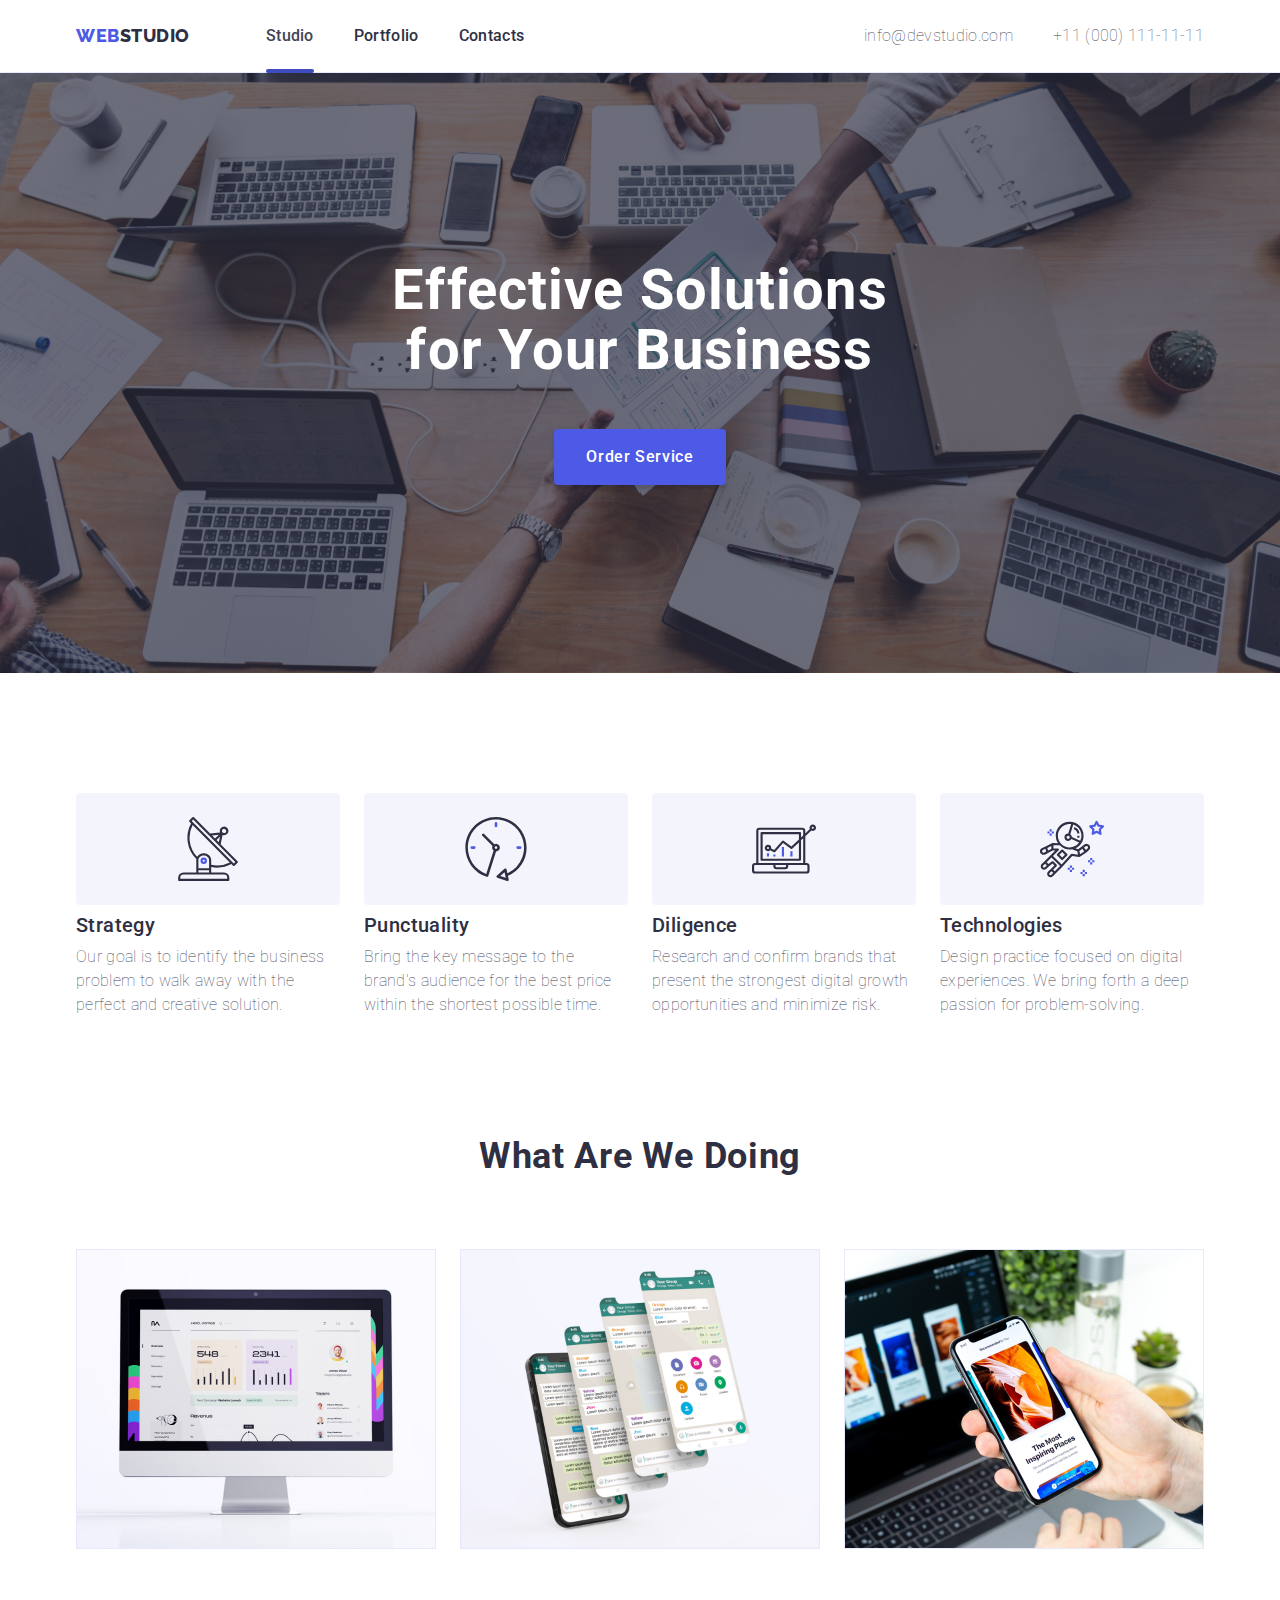
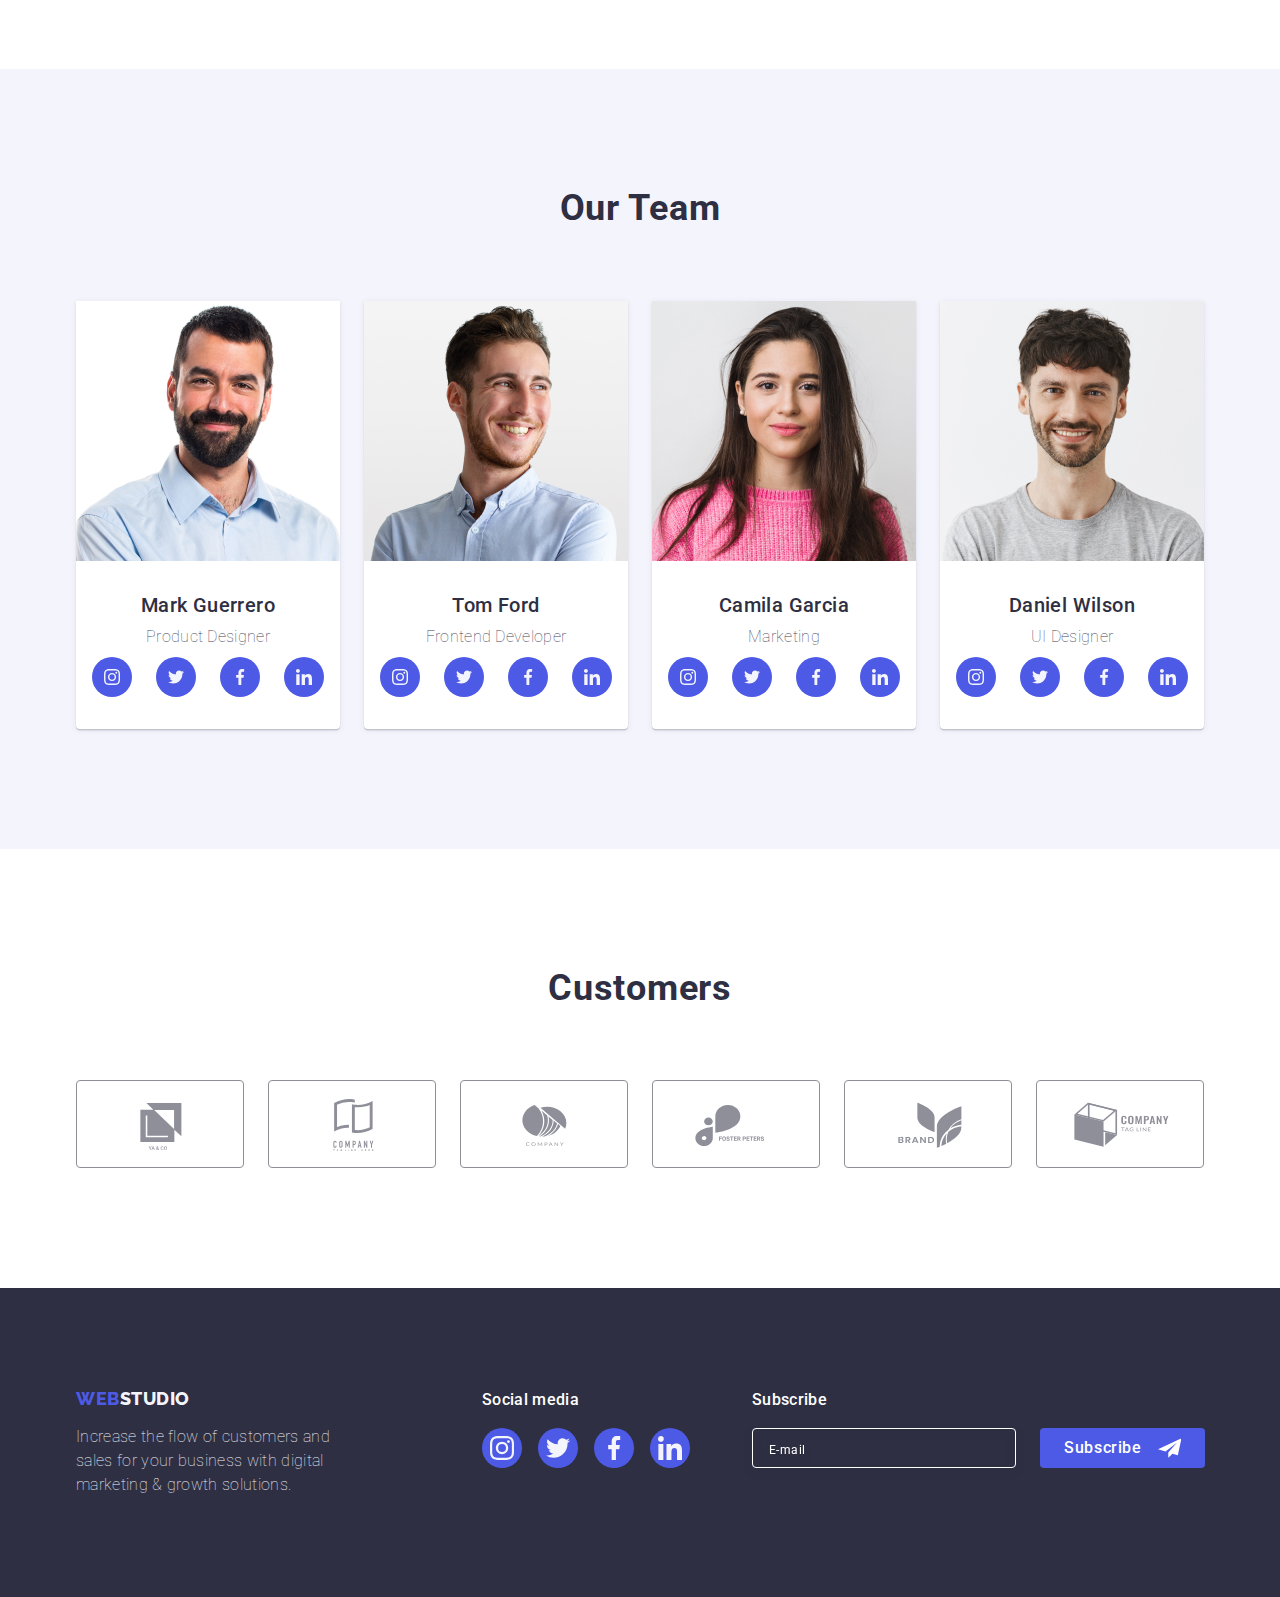
<file: index.html>
<!DOCTYPE html>
<html lang="en">
<head>
    <meta charset="UTF-8">
    <meta http-equiv="X-UA-Compatible" content="IE=edge">
    <meta name="viewport" content="width=device-width, initial-scale=1.0">
    <title>Webstudio</title>
    <link rel="preconnect" href="https://fonts.googleapis.com">
    <link rel="preconnect" href="https://fonts.gstatic.com" crossorigin>
    <link
        href="https://fonts.googleapis.com/css2?family=Raleway:wght@800&family=Roboto:wght@400;500;700;900&display=swap"
        rel="stylesheet">
    <link rel="stylesheet" href="https://cdn.jsdelivr.net/npm/modern-normalize@1.1.0/modern-normalize.min.css">
    <link rel="stylesheet" href="./css/styles.css" />

</head>

<body>
    <!-- top line -->
    <header class="header">
        <div class="container container-header">
            <nav class="header-menu">
                <!-- logo -->
                <a href="./index.html" class="logo link">Web<span class="dark-logo">Studio</span></a>
                <!-- section -->
                <ul class="menu list">
                    <li class="menu-item">
                        <a href="./index.html" class="menu-link current link">Studio</a>
                    </li>
                    <li class="menu-item">
                        <a href="./portfolio.html" class="menu-link link">Portfolio</a>
                    </li>
                    <li class="menu-item">
                        <a href="" class="menu-link link">Contacts</a>
                    </li>
                </ul>
            </nav>

    <!-- burger-btn -->

    <button
          class="menu-button js-open-menu" aria-expanded="false"
          aria-controls="mobile-menu"
        >
          <svg class="burger-mobile-icon" width="32" height="22">
            <use href="./images/icons.svg#icon-menu-hamburge"></use>
          </svg>
        </button>
        <address class="contact">
          <ul class="contact-list list">
            <li class="contact-list-item"><a class="contact-item link" href="mailto:info@devstudio.com"
                >info@devstudio.com</a>
            </li>
            <li class="contact-list-item"><a class="contact-item link" href="tel:+110001111111"
                >+11 (000) 111-11-11</a>
            </li>
          </ul>
        </address>
        </div>
    </header>
    <!-- Main -->
     <main>

         <!-- image and button -->

        <section class="hero">
            <div class="container container-hero">
                <h1 class="hero-section-title">Effective Solutions for Your Business</h1>
                <button type="button" class="hero-button" data-modal-open >Order Service</button>
            </div>

            <!-- Modal window  -->
             <div class="backdrop is-hidden" data-modal>
                <div class="modal">                   
                    <button class="modal-button" type="button" data-modal-close>
                        <svg class="modal-icon" width="8" height="8">
                            <use href="./images/icons.svg#icon-close-black"></use>
                        </svg>
                    </button>
                    <p class="title-modal">Leave your contacts and we will call you back</p>
                    <form class="modal-form" name="contact-form">
                        <label class="modal-form-label" for="user-name">Name</label>
                        <div class="modal-form-field">
                          <input
                            class="modal-form-input"
                            type="text"
                            name="user-name"
                            id="user-name"
                            required
                            minlength="2"
                          />
                          <svg class="modal-form-icon" width="18" height="24">
                            <use href="./images/icons.svg#icon-person-black"></use>
                          </svg>
                        </div>
                        <label class="modal-form-label" for="user-phone">Phone</label>
                        <div class="modal-form-field">
                          <input
                            class="modal-form-input"
                            type="tel"
                            name="user-phone"
                            id="user-phone"
                            required
                            minlength="12"
                            maxlength="12"
                          />
                          <svg class="modal-form-icon" width="18" height="24">
                            <use href="./images/icons.svg#icon-phone-black"></use>
                          </svg>
                        </div>
                        <label class="modal-form-label" for="user-email">Email</label>
                        <div class="modal-form-field">
                          <input
                            class="modal-form-input"
                            type="email"
                            name="user-email"
                            id="user-email"
                            required                            
                          />
                          <svg class="modal-form-icon" width="18" height="24">
                            <use href="./images/icons.svg#icon-email-black"></use>
                          </svg>
                        </div>
              
                        <label class="modal-form-label" for="user-message">Comment</label>
                        <textarea
                          class="modal-form-message"
                          name="user-message"
                          rows="5"
                          placeholder="Text input"
                        ></textarea>
              
                         <label class="checkbox-field">
            <input 
            class="visually-hidden" 
            type="checkbox" 
            name="consent" />
            <svg class="icon">
              <use href="./images/icons.svg#icon-checked"></use>
            </svg>
                         <span class="modal-form-agreement-text">
                            I accept the terms and conditions of the
                            <a class="modal-form-agreement-link" href="">Privacy Policy</a>
                          </span>
                        </label>
              
                        <button class="hero-form-button" type="submit">Send</button>
                      </form>
                </div>
            </div>
        </section>
         <!-- Feature  -->
        <section class="features-section section">
            <div class="container container-features">
                <h2 class="visually-hidden feature-title">Feature</h2>
                <ul class="features-list list">
                    <li class="features-item">
                        <div class="icon-container">
                            <svg width="64" height="64">
                                <use href="./images/icons.svg#icon-antenna1"></use>
                            </svg>
                        </div>

                        <h3 class="features-subtitle">Strategy</h3>
                        <p class="features-description">Our goal is to identify the business
                            problem to walk away with the perfect and creative solution.</p>
                    </li>
                    <li class="features-item">
                        <div class="icon-container">
                            <svg width="64" height="64">
                                <use href="./images/icons.svg#icon-clock1"></use>
                            </svg>
                        </div>
                        <h3 class="features-subtitle">Punctuality</h3>
                        <p class="features-description">Bring the key message to the brand's audience for the best price
                            within the shortest possible
                            time.</p>
                    </li>
                    <li class="features-item">
                        <div class="icon-container">
                            <svg width="64" height="64">
                                <use href="./images/icons.svg#icon-diagram1"></use>
                            </svg>
                        </div>
                        <h3 class="features-subtitle">Diligence</h3>
                        <p class="features-description">Research and confirm brands that present the strongest digital
                            growth opportunities and minimize
                            risk.</p>
                    </li>
                    <li class="features-item">
                        <div class="icon-container">
                            <svg width="64" height="64">
                                <use href="./images/icons.svg#icon-astronaut1"></use>
                            </svg>
                        </div>
                        <h3 class="features-subtitle">Technologies</h3>
                        <p class="features-description">Design practice focused on digital experiences. We bring forth a
                            deep passion for
                            problem-solving.</p>
                    </li>
                </ul>
            </div>
        </section>

         <!-- What are we going -->  
         
         <section class="whatwedo-section section">
            <div class="container whatwedo-container">
                <h2 class="whatwedo-title">What are we doing</h2>
                <ul class="whatwedo-list list">
                    <li class="whatwedo-item">
                        <img
                class="whatwedo-img"
                srcset="./images/whatarewedoing/img_1desktop@2x.jpg 2x,
                ./images/whatarewedoing/img_1desktop@3x.jpg 3x
                "
                src="./images/whatarewedoing/img_1.jpg"
                alt="What are we going"
                width="360"
                
              />
                    </li>
                    <li class="whatwedo-item">
                        <img
                        class="whatwedo-img"
                        srcset="./images/whatarewedoing/img_2desktop@2x.jpg 2x,
                        ./images/whatarewedoing/img_2desktop@3x.jpg
                        "
                        src="./images/whatarewedoing/img_2.jpg"
                        alt="What are we going"
                        width="360"
                        loading="lazy"
                      />
                    </li>
                    <li class="whatwedo-item">
                        <img
                        class="whatwedo-img"
                        srcset="./images/whatarewedoing/img_3desktop@2x.jpg 2x,
                        ./images/whatarewedoing/img_3desktop@3x.jpg 3x
                        "
                        src="./images/whatarewedoing/img_3.jpg"
                        alt="What are we going"
                        width="360"
                        loading="lazy"
                      />
                    </li>
                </ul>
            </div>
        </section>

         <!-- Our Team  -->

        <section class="team-section ">
            <div class="container team-container">
                <h2 class="team-title">Our Team</h2>
                <ul class="team-list list">
                    <li class="team-item">
                        <img 
                        srcset="
                        ./images/ourteam/img@2x.jpg 2x,
                        ./images/ourteam/img@3x.jpg 3x
                        "
                        src="./images/ourteam/img.jpg"
                         alt="Mark Guerrero" width="264">
                        <div class="team-name-container">
                            <h3 class="team-name">Mark Guerrero</h3>
                            <p class="team-position">Product Designer</p>
                            <ul class="footer-social-lista list">
                                <li class="peage-footer-social-list-item">
                                    <a href="" class="peage-footer-social-list-link-team ">
                                        <svg class="peage-footer-social-list-icon" width="16" height="16">
                                            <use href="./images/icons.svg#icon-instagram-1"></use>
                                        </svg>
                                    </a>
                                </li>
                                <li class="peage-footer-social-list-item">
                                    <a href="" class="peage-footer-social-list-link-team ">
                                        <svg class="peage-footer-social-list-icon" width="16" height="16">
                                            <use href="./images/icons.svg#icon-twitter-2"></use>
                                        </svg>
                                    </a>
                                </li>
                                <li class="peage-footer-social-list-item">
                                    <a href="" class="peage-footer-social-list-link-team ">
                                        <svg class="peage-footer-social-list-icon" width="16" height="16">
                                            <use href="./images/icons.svg#icon-facebook-3"></use>
                                        </svg>
                                    </a>
                                </li>
                                <li class="peage-footer-social-list-item">
                                    <a href="" class="peage-footer-social-list-link-team ">
                                        <svg class="peage-footer-social-list-icon" width="16" height="16">
                                            <use href="./images/icons.svg#icon-linkedin-4"></use>
                                        </svg>
                                    </a>
                                </li>
                            </ul>
                        </div>
                    </li>
                    <li class="team-item">
                        <img 
                        srcset="
                        ./images/ourteam/img2@2x.jpg 2x,
                        ./images/ourteam/img2@3x.jpg 3x"
                        src="./images/ourteam/img2.jpg" alt="Tom Ford" width="264">
                        <div class="team-name-container">
                            <h3 class="team-name">Tom Ford</h3>
                            <p class="team-position">Frontend Developer</p>
                            <ul class="footer-social-lista list">
                                <li class="peage-footer-social-list-item">
                                    <a href="" class="peage-footer-social-list-link-team ">
                                        <svg class="peage-footer-social-list-icon" width="16" height="16">
                                            <use href="./images/icons.svg#icon-instagram-1"></use>
                                        </svg>
                                    </a>
                                </li>
                                <li class="peage-footer-social-list-item">
                                    <a href="" class="peage-footer-social-list-link-team ">
                                        <svg class="peage-footer-social-list-icon" width="16" height="16">
                                            <use href="./images/icons.svg#icon-twitter-2"></use>
                                        </svg>
                                    </a>
                                </li>
                                <li class="peage-footer-social-list-item">
                                    <a href="" class="peage-footer-social-list-link-team ">
                                        <svg class="peage-footer-social-list-icon" width="16" height="16">
                                            <use href="./images/icons.svg#icon-facebook-3"></use>
                                        </svg>
                                    </a>
                                </li>
                                <li class="peage-footer-social-list-item">
                                    <a href="" class="peage-footer-social-list-link-team">
                                        <svg class="peage-footer-social-list-icon" width="16" height="16">
                                            <use href="./images/icons.svg#icon-linkedin-4"></use>
                                        </svg>
                                    </a>
                                </li>
                            </ul>
                        </div>
                    </li>
                    <li class="team-item">
                        <img
                        srcset="
                        ./images/ourteam/img3@2x.jpg 2x,
                        ./images/ourteam/img3@3x.jpg 3x"
                        src="./images/ourteam/img3.jpg" alt="Camila Garcia" width="264">
                        <div class="team-name-container">
                            <h3 class="team-name">Camila Garcia</h3>
                            <p class="team-position">Marketing</p>
                            <ul class="footer-social-lista list">
                                <li class="peage-footer-social-list-item">
                                    <a href="" class="peage-footer-social-list-link-team ">
                                        <svg class="peage-footer-social-list-icon" width="16" height="16">
                                            <use href="./images/icons.svg#icon-instagram-1"></use>
                                        </svg>
                                    </a>
                                </li>
                                <li class="peage-footer-social-list-item">
                                    <a href="" class="peage-footer-social-list-link-team ">
                                        <svg class="peage-footer-social-list-icon" width="16" height="16">
                                            <use href="./images/icons.svg#icon-twitter-2"></use>
                                        </svg>
                                    </a>
                                </li>
                                <li class="peage-footer-social-list-item">
                                    <a href="" class="peage-footer-social-list-link-team ">
                                        <svg class="peage-footer-social-list-icon" width="16" height="16">
                                            <use href="./images/icons.svg#icon-facebook-3"></use>
                                        </svg>
                                    </a>
                                </li>
                                <li class="peage-footer-social-list-item">
                                    <a href="" class="peage-footer-social-list-link-team">
                                        <svg class="peage-footer-social-list-icon" width="16" height="16">
                                            <use href="./images/icons.svg#icon-linkedin-4"></use>
                                        </svg>
                                    </a>
                                </li>
                            </ul>
                        </div>
                    </li>
                    <li class="team-item">
                        <img 
                        srcset="
                        ./images/ourteam/img4@2x.jpg 2x,
                        ./images/ourteam/img4@3x.jpg 3x"
                        src="./images/ourteam/img4.jpg" alt="Daniel Wilson" width="264">
                        <div class="team-name-container">
                            <h3 class="team-name">Daniel Wilson</h3>
                            <p class="team-position">UI Designer</p>
                            <ul class="footer-social-lista list">
                                <li class="peage-footer-social-list-item">
                                    <a href="" class="peage-footer-social-list-link-team ">
                                        <svg class="peage-footer-social-list-icon" width="16" height="16">
                                            <use href="./images/icons.svg#icon-instagram-1"></use>
                                        </svg>
                                    </a>
                                </li>
                                <li class="peage-footer-social-list-item">
                                    <a href="" class="peage-footer-social-list-link-team">
                                        <svg class="peage-footer-social-list-icon" width="16" height="16">
                                            <use href="./images/icons.svg#icon-twitter-2"></use>
                                        </svg>
                                    </a>
                                </li>
                                <li class="peage-footer-social-list-item">
                                    <a href="" class="peage-footer-social-list-link-team ">
                                        <svg class="peage-footer-social-list-icon" width="16" height="16">
                                            <use href="./images/icons.svg#icon-facebook-3"></use>
                                        </svg>
                                    </a>
                                </li>
                                <li class="peage-footer-social-list-item">
                                    <a href="" class="peage-footer-social-list-link-team ">
                                        <svg class="peage-footer-social-list-icon" width="16" height="16">
                                            <use href="./images/icons.svg#icon-linkedin-4"></use>
                                        </svg>
                                    </a>
                                </li>
                            </ul>
                        </div>
                    </li>
                </ul>
            </div>
        </section> 

        <!-- customers -->

        <section class="clients">
            <div class="container customers-container">
                <h2 class="title-customers">Customers</h2>
                <ul class="clients-list list">
                    <li class="clients-item">
                        <a href="" class="clients-link">
                            <svg class="clients-icon" width="104" height="56">
                                <use href="./images/icons.svg#icon-Logo"></use>
                            </svg>
                        </a>
                    </li>
                    <li class="clients-item">
                        <a href="" class="clients-link">
                            <svg class="clients-icon" width="104" height="56">
                                <use href="./images/icons.svg#icon-Logo-1"></use>
                            </svg>
                        </a>
                    </li>
                    <li class="clients-item">
                        <a href="" class="clients-link">
                            <svg class="clients-icon" width="104" height="56">
                                <use href="./images/icons.svg#icon-Logo-2"></use>
                            </svg>
                        </a>
                    </li>
                    <li class="clients-item">
                        <a href="" class="clients-link">
                            <svg class="clients-icon" width="104" height="56">
                                <use href="./images/icons.svg#icon-Logo-3"></use>
                            </svg>
                        </a>
                    </li>
                    <li class="clients-item">
                        <a href="" class="clients-link">
                            <svg class="clients-icon" width="104" height="56">
                                <use href="./images/icons.svg#icon-Logo-4"></use>
                            </svg>
                        </a>
                    </li>
                    <li class="clients-item">
                        <a href="" class="clients-link">
                            <svg class="clients-icon" width="104" height="56">
                                <use href="./images/icons.svg#icon-Logo-5"></use>
                            </svg>
                        </a>
                    </li>
                </ul>
            </div>
        </section> 

    </main>

    <!-- Footer -->
     <footer class="page-footer">
        <div class="footer-container container">
            <div>
                <a href="./index.html" class="link logo-footer">Web<span class="light-logo">Studio</span></a>
                <p class="footer-description">
                    Increase the flow of customers and sales for your
                    business with digital
                    marketing
                    & growth solutions.</p>
            </div>
            <div class="container-peage-footer-social-media">
                <p class="peage-footer-social-text">Social media</p>
                <ul class="peage-footer-social-list list">
                    <li class="peage-footer-social-list-item">
                        <a href="" class="peage-footer-social-list-link">
                            <svg class="peage-footer-social-list-icon" width="24" height="24">
                                <use href="./images/icons.svg#icon-instagram-1"></use>
                            </svg>
                        </a>
                    </li>
                    <li class="peage-footer-social-list-item">
                        <a href="" class="peage-footer-social-list-link">
                            <svg class="peage-footer-social-list-icon" width="24" height="24">
                                <use href="./images/icons.svg#icon-twitter-2"></use>
                            </svg>
                        </a>
                    </li>
                    <li class="peage-footer-social-list-item">
                        <a href="" class="peage-footer-social-list-link">
                            <svg class="peage-footer-social-list-icon" width="24" height="24">
                                <use href="./images/icons.svg#icon-facebook-3"></use>
                            </svg>
                        </a>
                    </li>
                    <li class="peage-footer-social-list-item">
                        <a href="" class="peage-footer-social-list-link">
                            <svg class="peage-footer-social-list-icon" width="24" height="24">
                                <use href="./images/icons.svg#icon-linkedin-4"></use>
                            </svg>
                        </a>
                    </li>
                </ul>
            </div>

            <div class="subscribe">
                <p class="peage-footer-social-text">Subscribe</p>
                <form class="footer-form" action="">
                    <input 
                    class="footer-input"
                    type="email"
                    name="email"
                    placeholder="E-mail"
                    aria-label="email">
                    <button class="submit-btn"
                    type="submit">Subscribe
                        <svg  width="24" height="20">
                            <use href="./images/icons.svg#icon-send"></use>
                        </svg>
                    </button>
                </form>
            </div>
        
        </div>
    </footer> 

     <!-- Mobile menu -->
   

     <div class="menu-container js-menu-container" id="mobile-menu">
        <button class="mobile-menu-btn js-close-menu">
          <svg class="mobile-menu-icon" width="8" height="8">
            <use href="./images/icons.svg#icon-close-black"></use>
          </svg>
        </button>
        <ul class="mobile-menu list">
          <li class="mobile-menu-item">
            <a class="mobile-menu-link current link" href="./index.html"
              >Studio</a>
          </li>
          <li class="mobile-menu-item">
            <a class="mobile-menu-link link" href="./portfolio.html">Portfolio</a>
          </li>
          <li class="mobile-menu-item">
            <a class="mobile-menu-link link" href="">Contacts</a>
          </li>
        </ul>
        <address class="mobile-contact-info">
          <ul class="mobile-contact-list list">
            <li class="mobile-contact-list-item">
              <a
                class="mobile-contact-details mobile-contact-phone link"
                href="tel:+110001111111"
                >+11 (000) 111-11-11</a>
            </li>
            <li class="mobile-contact-list-item">
              <a
                class="mobile-contact-details mobile-contact-mail link"
                href="mailto:info@devstudio.com"
                >info@devstudio.com</a>
            </li>
          </ul>
        </address>
        <ul class="mobile-socials-list list">
          <li class="mobile-socials-item">
            <a
              href=""
              class="mobile-socials-link link"
              target="_blank"
              rel="noopener noreferrer"
              aria-label="instagram icon"
            >
            <svg class="mobile-socials-icon" width="24" height="24">
                <use href="./images/icons.svg#icon-instagram-1"></use>
            </svg>
            </a>
          </li>
          <li class="mobile-socials-item">
            <a
              href=""
              class="mobile-socials-link link"
              target="_blank"
              rel="noopener noreferrer"
              aria-label="twitter icon"
            >
              <svg class="mobile-socials-icon" width="24" height="24">
                <use href="./images/icons.svg#icon-twitter-2"></use>
              </svg>
            </a>
          </li>
          <li class="mobile-socials-item">
            <a
              href=""
              class="mobile-socials-link link"
              target="_blank"
              rel="noopener noreferrer"
              aria-label="facebook icon"
            >
              <svg class="mobile-socials-icon" width="24" height="24">
                <use href="./images/icons.svg#icon-facebook-3"></use>
              </svg>
            </a>
          </li>
          <li class="mobile-socials-item">
            <a
              href=""
              class="mobile-socials-link link"
              target="_blank"
              rel="noopener noreferrer"
              aria-label="linkedin icon"
            >
              <svg class="mobile-socials-icon" width="24" height="24">
                <use href="./images/icons.svg#icon-linkedin-4"></use>
              </svg>
            </a>
          </li>
        </ul>
      </div>
    <script src="./js/modal.js"></script>
    <script src="./js/mobile-menu.js"></script>
</body>

</html>
</file>
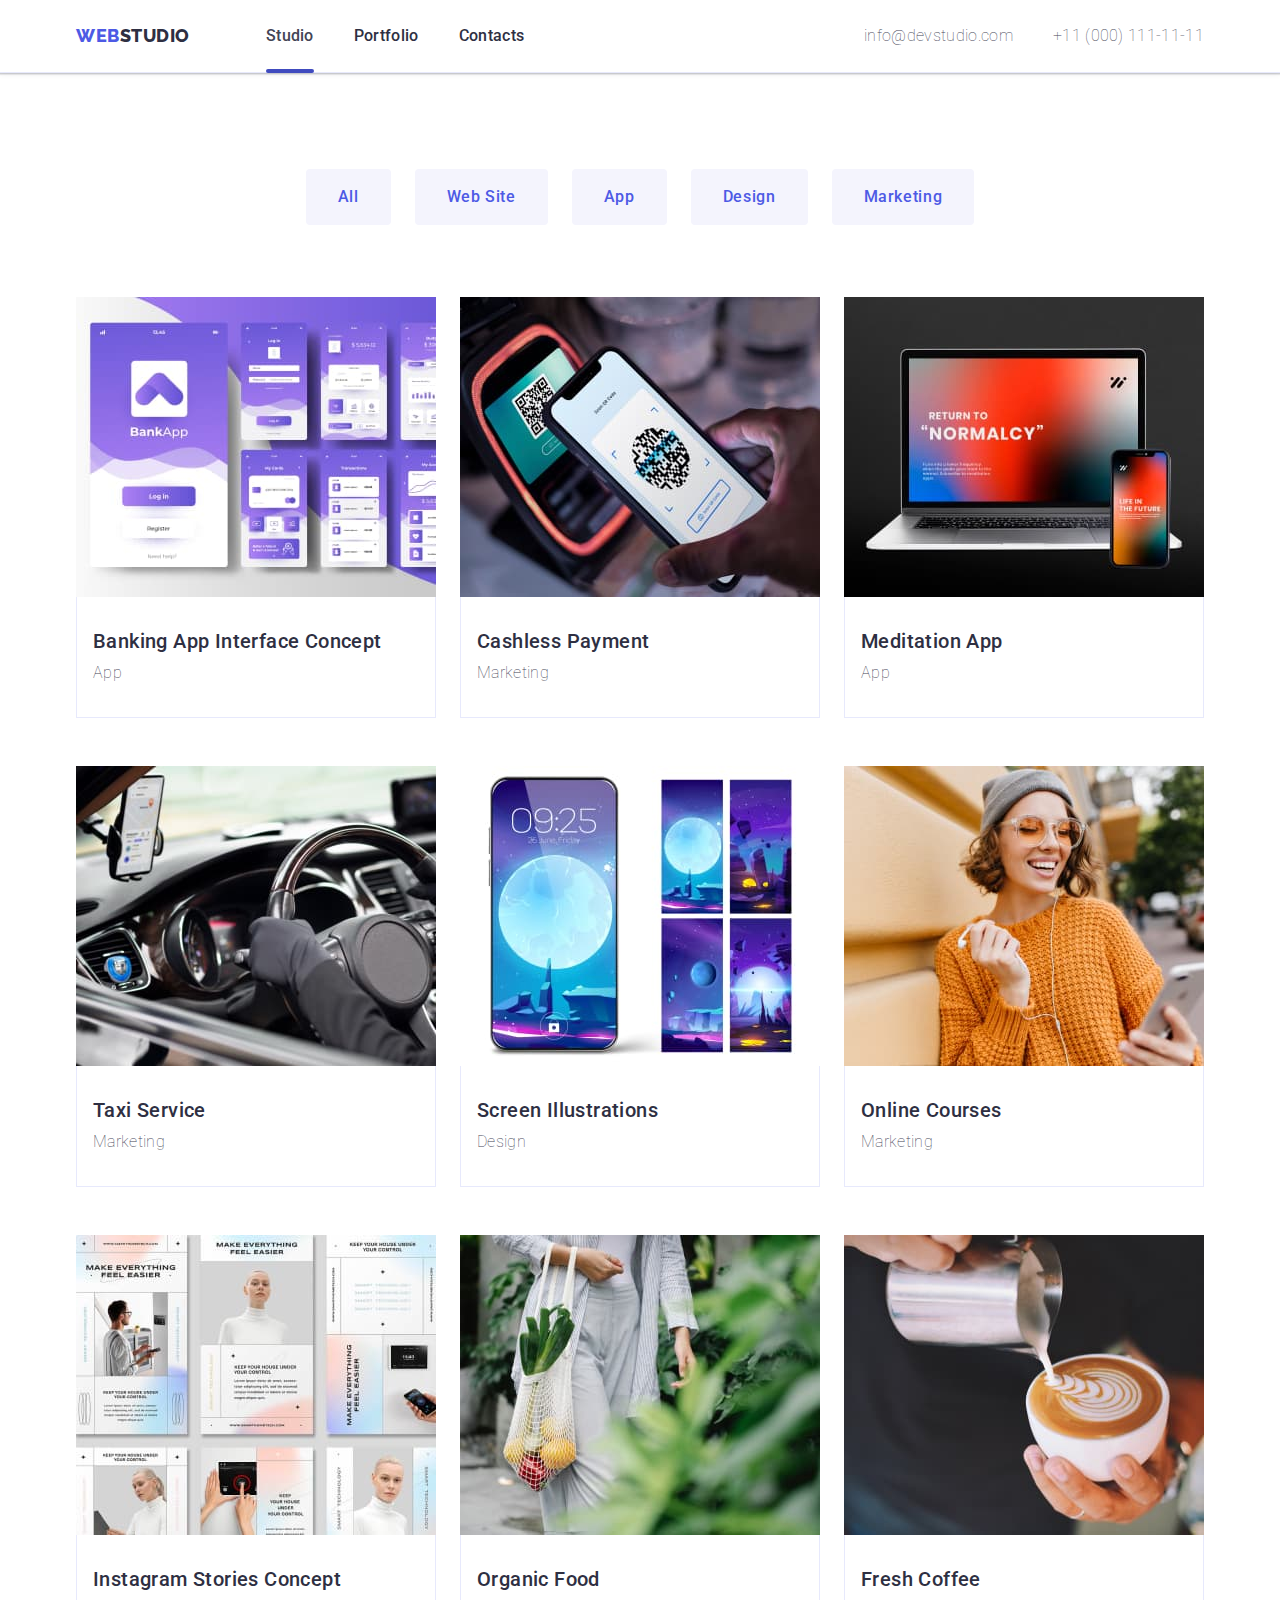
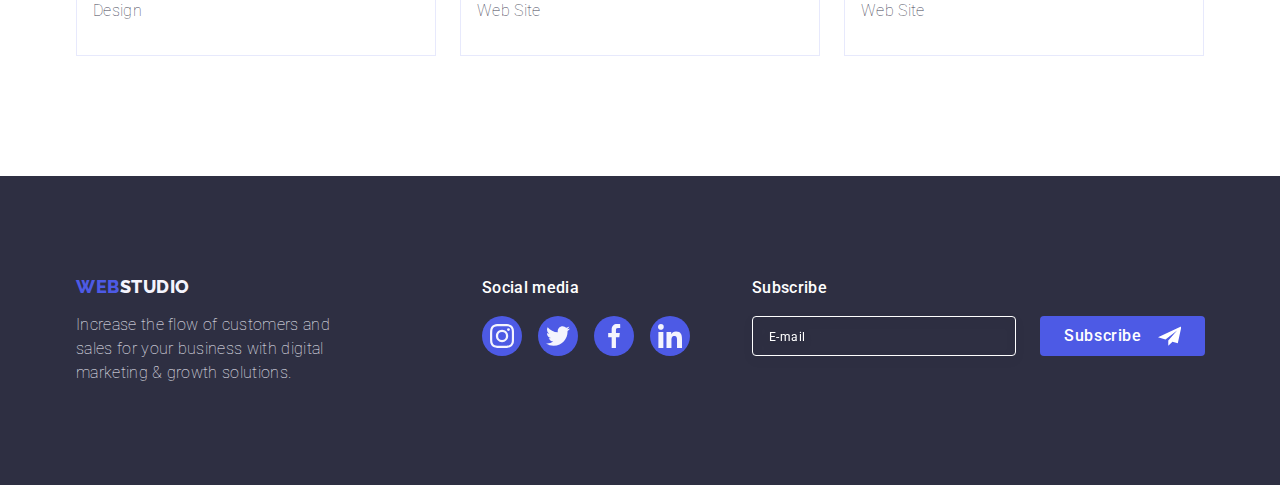
<file: portfolio.html>
<!DOCTYPE html>
<html lang="en">

<head>
    <meta charset="UTF-8">
    <meta http-equiv="X-UA-Compatible" content="IE=edge">
    <meta name="viewport" content="width=device-width, initial-scale=1.0">
    <title>Portfolio</title>
    <link rel="preconnect" href="https://fonts.googleapis.com">
    <link rel="preconnect" href="https://fonts.gstatic.com" crossorigin>
    <link
        href="https://fonts.googleapis.com/css2?family=Raleway:wght@800&family=Roboto:wght@400;500;700;900&display=swap"
        rel="stylesheet">
    <link rel="stylesheet" href="https://cdn.jsdelivr.net/npm/modern-normalize@1.1.0/modern-normalize.min.css">
    <link rel="stylesheet" href="./css/styles.css" />
</head>

<body>
    <header class="header">
        <div class="container container-header">
            <nav class="header-menu">
                <!-- logo -->
                <a href="./index.html" class="logo link">Web<span class="dark-logo">Studio</span></a>
                <!-- section -->
                <ul class="menu list">
                    <li class="menu-item">
                        <a href="./index.html" class="menu-link current link">Studio</a>
                    </li>
                    <li class="menu-item">
                        <a href="./portfolio.html" class="menu-link link">Portfolio</a>
                    </li>
                    <li class="menu-item">
                        <a href="" class="menu-link link">Contacts</a>
                    </li>
                </ul>
            </nav>

    <!-- burger-btn -->

    <button
          class="menu-button js-open-menu" aria-expanded="false"
          aria-controls="mobile-menu"
        >
          <svg class="burger-mobile-icon" width="32" height="22">
            <use href="./images/icons.svg#icon-hamburger"></use>
          </svg>
        </button>
        <address class="contact">
          <ul class="contact-list list">
            <li class="contact-list-item"><a class="contact-item link" href="mailto:info@devstudio.com"
                >info@devstudio.com</a>
            </li>
            <li class="contact-list-item"><a class="contact-item link" href="tel:+110001111111"
                >+11 (000) 111-11-11</a>
            </li>
          </ul>
        </address>
        </div>
    </header>
    <main>
        <!-- list of buttons -->
        <section class="row-section">
            <div class="container">
                <h1 class="visually-hidden row-title">Project</h1>
                <ul class="btn-list list">
                    <li>
                        <button type="button" class="portfolio-btn">All</button>
                    </li>
                    <li>
                        <button type="button" class="portfolio-btn">Web Site</button>
                    </li>
                    <li>
                        <button type="button" class="portfolio-btn">App</button>
                    </li>
                    <li>
                        <button type="button" class="portfolio-btn">Design</button>
                    </li>
                    <li>
                        <button type="button" class="portfolio-btn">Marketing</button>
                    </li>
                </ul>
                <!-- Row with applications -->
                <ul class="card-list list">
                    <li class="card">
                        <a href="" class="card-link link">
                            <div class="card-box">
                                <img src="./images/portfolio/app/app1.jpg" alt="Banking App Interface Concept"
                                    width="360">
                                <div class="overlay">
                                    <p class="overlay-label">Stylish and User-Friendly App Design Concepts · Task
                                        Manager
                                        App ·
                                        Calorie Tracker App
                                        · Exotic Fruit Ecommerce App ·
                                        Cloud Storage App</p>
                                </div>
                            </div>


                            <div class="container-card">
                                <h2 class="card-subtitle">Banking App Interface Concept</h2>
                                <p class="card-description">App</p>
                            </div>
                        </a>
                    </li>
                    <li class="card">
                        <a href="" class="card-link link">
                            <div class="card-box">
                                <img src="./images/portfolio/app/app2.jpg" alt="Cashless Payment" width="360">
                                <div class="overlay">
                                    <p class="overlay-label">Stylish and User-Friendly App Design Concepts · Task
                                        Manager
                                        App ·
                                        Calorie Tracker App
                                        · Exotic Fruit Ecommerce App ·
                                        Cloud Storage App</p>
                                </div>
                            </div>

                            <div class="container-card">
                                <h2 class="card-subtitle">Cashless Payment</h2>
                                <p class="card-description">Marketing</p>
                            </div>
                        </a>
                    </li>
                    <li class="card">
                        <a href="" class="card-link link">
                            <div class="card-box">
                                <img src="./images/portfolio/app/app3.jpg" alt="Meditation App" width="360">
                                <div class="overlay">
                                    <p class="overlay-label">Stylish and User-Friendly App Design Concepts · Task
                                        Manager
                                        App ·
                                        Calorie Tracker App
                                        · Exotic Fruit Ecommerce App ·
                                        Cloud Storage App</p>
                                </div>
                            </div>

                            <div class="container-card">
                                <h2 class="card-subtitle">Meditation App</h2>
                                <p class="card-description">App</p>
                            </div>
                        </a>
                    </li>
                    <li class="card">
                        <a href="" class="card-link link">
                            <div class="card-box">
                                <img src="./images/portfolio/marketing/mar1.jpg" alt="Taxi Service" width="360">
                                <div class="overlay">
                                    <p class="overlay-label">Stylish and User-Friendly App Design Concepts · Task
                                        Manager
                                        App ·
                                        Calorie Tracker App
                                        · Exotic Fruit Ecommerce App ·
                                        Cloud Storage App</p>
                                </div>
                            </div>

                            <div class="container-card">
                                <h2 class="card-subtitle">Taxi Service</h2>
                                <p class="card-description">Marketing</p>
                            </div>
                        </a>
                    </li>
                    <li class="card">
                        <a href="" class="card-link link">
                            <div class="card-box">
                                <img src="./images/portfolio/marketing/mar2.jpg" alt="Screen Illustrations" width="360">
                                <div class="overlay">
                                    <p class="overlay-label">Stylish and User-Friendly App Design Concepts · Task
                                        Manager
                                        App ·
                                        Calorie Tracker App
                                        · Exotic Fruit Ecommerce App ·
                                        Cloud Storage App</p>
                                </div>
                            </div>

                            <div class="container-card">
                                <h2 class="card-subtitle">Screen Illustrations</h2>
                                <p class="card-description">Design</p>
                            </div>
                        </a>
                    </li>
                    <li class="card">
                        <a href="" class="card-link link">
                            <div class="card-box">
                                <img src="./images/portfolio/marketing/mar3.jpg" alt="Online Courses" width="360">
                                <div class="overlay">
                                    <p class="overlay-label">Stylish and User-Friendly App Design Concepts · Task
                                        Manager
                                        App ·
                                        Calorie Tracker App
                                        · Exotic Fruit Ecommerce App ·
                                        Cloud Storage App</p>
                                </div>
                            </div>

                            <div class="container-card">
                                <h2 class="card-subtitle">Online Courses</h2>
                                <p class="card-description">Marketing </p>
                            </div>
                        </a>
                    </li>
                    <li class="card">
                        <a href="" class="card-link link">
                            <div class="card-box">
                                <img src="./images/portfolio/website/webs1.jpg" alt="Instagram Stories Concept"
                                    width="360">
                                <div class="overlay">
                                    <p class="overlay-label">Stylish and User-Friendly App Design Concepts · Task
                                        Manager
                                        App ·
                                        Calorie Tracker App
                                        · Exotic Fruit Ecommerce App ·
                                        Cloud Storage App</p>
                                </div>
                            </div>

                            <div class="container-card">
                                <h2 class="card-subtitle">Instagram Stories Concept</h2>
                                <p class="card-description">Design</p>
                            </div>
                        </a>
                    </li>
                    <li class="card">
                        <a href="" class="card-link link">
                            <div class="card-box">
                                <img src="./images/portfolio/website/webs2.jpg" alt="Organic Food" width="360">
                                <div class="overlay">
                                    <p class="overlay-label">Stylish and User-Friendly App Design Concepts · Task
                                        Manager
                                        App ·
                                        Calorie Tracker App
                                        · Exotic Fruit Ecommerce App ·
                                        Cloud Storage App</p>
                                </div>
                            </div>

                            <div class="container-card">
                                <h2 class="card-subtitle">Organic Food</h2>
                                <p class="card-description">Web Site</p>
                            </div>
                        </a>
                    </li>
                    <li class="card">
                        <a href="" class="card-link link">
                            <div class="card-box">
                                <img src="./images/portfolio/website/webs3.jpg" alt="Fresh Coffee" width="360">
                                <div class="overlay">
                                    <p class="overlay-label">Stylish and User-Friendly App Design Concepts · Task
                                        Manager
                                        App ·
                                        Calorie Tracker App
                                        · Exotic Fruit Ecommerce App ·
                                        Cloud Storage App</p>
                                </div>
                            </div>

                            <div class="container-card">
                                <h2 class="card-subtitle">Fresh Coffee</h2>
                                <p class="card-description">Web Site</p>
                            </div>
                        </a>
                    </li>
                </ul>
            </div>
        </section>

    </main>
    <!-- Footer -->
    <footer class="page-footer">
        <div class="footer-container container">
            <div>
                <a href="./index.html" class="link logo-footer">Web<span class="light-logo">Studio</span></a>
                <p class="footer-description">Increase the flow of customers and sales for your
                    business with digital
                    marketing
                    & growth solutions.</p>
            </div>
            <div class="container-peage-footer-social-media">
                <p class="peage-footer-social-text">Social media</p>
                <ul class="peage-footer-social-list list">
                    <li class="peage-footer-social-list-item">
                        <a href="" class="peage-footer-social-list-link">
                            <svg class="peage-footer-social-list-icon" width="24" height="24">
                                <use href="./images/icons.svg#icon-instagram-1"></use>
                            </svg>
                        </a>
                    </li>
                    <li class="peage-footer-social-list-item">
                        <a href="" class="peage-footer-social-list-link">
                            <svg class="peage-footer-social-list-icon" width="24" height="24">
                                <use href="./images/icons.svg#icon-twitter-2"></use>
                            </svg>
                        </a>
                    </li>
                    <li class="peage-footer-social-list-item">
                        <a href="" class="peage-footer-social-list-link">
                            <svg class="peage-footer-social-list-icon" width="24" height="24">
                                <use href="./images/icons.svg#icon-facebook-3"></use>
                            </svg>
                        </a>
                    </li>
                    <li class="peage-footer-social-list-item">
                        <a href="" class="peage-footer-social-list-link">
                            <svg class="peage-footer-social-list-icon" width="24" height="24">
                                <use href="./images/icons.svg#icon-linkedin-4"></use>
                            </svg>
                        </a>
                    </li>
                </ul>
            </div>

            <div>
                <p class="peage-footer-social-text">Subscribe</p>
                <form class="footer-form" action="">
                    <input 
                    class="footer-input"
                    type="email"
                    name="email"
                    placeholder="E-mail"
                    aria-label="email">
                    <button class="submit-btn"
                    type="submit">Subscribe
                        <svg  width="24" height="20">
                            <use href="./images/icons.svg#icon-send"></use>
                        </svg>
                    </button>
                </form>
            </div>
        </div>
    </footer>
</body>

</html>
</file>
<file: css/styles.css>
:root {
    --color-iris: #4d5ae5;
    --color-ocean: #404bbf;
    --color-navy-blue: #2e2f42;
    --color-green: #31d0aa;
    --color-slate: #434455;
    --color-light-slate: #8e8f99;
    --color-cornflower: #e7e9fc;
    --color-cloud: #f4f4fd;
    --color-navy-blue-modal: #2e2f42;
    --color-grey: #2e2f42;
    --color-white: #ffffff;
    --color-dairy: #fcfcfc;


  --btn-bord: rgba(0, 0, 0, 0.15);
  --team-shadow: rgba(46, 47, 66, 0.08), 0px 1px 1px rgba(46, 47, 66, 0.16),
    0px 2px 1px rgba(46, 47, 66, 0.08);
  --btn-color: var(--color-cornflower);

}

body {
  font-family: "Roboto", sans-serif;
  font-weight: 400;
  font-size: 16px;
  font-weight: 1.5;
  letter-spacing: 0.02em;
  color: var(--color-slate);
  background-color: var(--color-white);
}

.visually-hidden {
  position: absolute;
  width: 1px;
  height: 1px;
  margin: -1px;
  border: 0;
  padding: 0;
  white-space: nowrap;
  clip-path: inset(100%);
  clip: rect(0 0 0 0);
  overflow: hidden;
}

/* reset start */
h1,
h2,
h3,
h4,
h5,
h6,
p {
  margin-top: 0;
  margin-bottom: 0;
}

.link {
  text-decoration: none;
}
img {
  display: block;
  max-width: 100%;
  height: auto;
}
.list {
  list-style: none;
  padding: 0;
  margin: 0;
}
.section {
  padding: 120px 0;
}
/* reset end */
.container {
  /* width: 1158px;
  margin-left: auto;
  margin-right: auto; */
  width: 100%;
  padding-left: 16px;
  padding-right: 16px;
  /* padding-left: 15px;
  padding-right: 15px; */

  /* outline: 2px solid red;
  outline-offset: -2px; */
}

@media screen and (min-width: 480px) {
  .container {
    width: 428px;
    margin-left: auto;
    margin-right: auto;
  }
}

@media screen and (min-width: 768px) {
  .container {
    width: 768px;
  }
}

@media screen and (min-width: 1200px) {
  .container {
    width: 1158px;
    padding-left: 15px;
    padding-right: 15px;
  }
}


/* Header */
.logo {
  margin-right: 76px;
  display: inline-block;
  /* display: flex;
  flex-direction: row;
  align-items: center; */
  padding: 0px;
  font-family: "Raleway", sans-serif;
  font-weight: 800;
  font-size: 18px;
  line-height: 1.17;
  align-items: center;
  letter-spacing: 0.03em;
  text-transform: uppercase;
  color: var(--color-iris);
}
.dark-logo {
  font-weight: 800;
  font-size: 18px;
  line-height: 1.17;
  align-items: center;
  letter-spacing: 0.03em;
  text-transform: uppercase;
  color: var(--color-navy-blue);
}
.light-logo {
  font-weight: 800;
  font-size: 18px;
  line-height: 1.17;
  align-items: center;
  letter-spacing: 0.03em;
  text-transform: uppercase;
  color: var(--color-cloud);
}
.container-header {
  /* display: flex;
  padding: 24px 0px;
  align-items: center; */
  display: flex;
  align-items: center;
  justify-content: space-between;
}

@media screen and (min-width: 768px) {
  .header-menu {
    display: flex;
    align-items: center;
  }
}

@media screen and (min-width: 768px) {
  .logo {
    margin-right: 120px;
  }
}

@media screen and (min-width: 1200px) {
  .logo {
    margin-right: 76px;
  }
}


.header {
  padding-top: 24px;
  padding-bottom: 22px;
  box-shadow: 0px 2px 1px rgba(46, 47, 66, 0.08),
    0px 1px 1px rgba(46, 47, 66, 0.16), 0px 1px 6px rgba(46, 47, 66, 0.08);
  border-bottom: 1px solid var(--color-cornflower);
}

@media screen and (min-width: 768px) {
  .header {
    padding-top: 0;
    padding-bottom: 0;
  }
}


.menu {
  display: none;
 
}
@media screen and (min-width: 768px) {
  .menu {
    display: flex;
    gap: 40px;
  }
}


.menu-link {
  position: relative;
  display: block; 
  padding: 24px 0;

  border: none;
  font-weight: 500;
  font-size: 16px;
  line-height: 1.5;
  letter-spacing: 0.02em;
  color: var(--color-navy-blue);
  transition: color 250ms cubic-bezier(0.4, 0, 0.2, 1);
  
}

.menu-link::after {
  content: "";
  position: absolute;
  display: block;
  bottom: -1px;
  left: 0;

  width: 100%;
  height: 4px;
  border-radius: 2px;
  
}

.menu-link.current::after {
  background-color: var(--secondary-accent-color);
}
.menu-link.current {
  color: var(--secondary-accent-color);
}
.menu-link:hover,
.menu-link:focus {
  color: var(--secondary-accent-color);
}



  /* .menu-link:hover::after,
.menu-link:focus::after {
  color: var(--color-ocean);

}  

.menu-link.current {
  color: var(--color-ocean);
} */
/* .current::after {
  content: '';
  display: block;
  width: 100%;
  height: 4px;
border-radius: 2px;
} */

.menu-link:hover, .menu-link:focus {
    color: var(--color-ocean);
}

.menu-link.current::after,
.menu-link:hover::after,
.menu-link:focus::after {
  background-color: var(--color-ocean);
  color: var(--color-ocean);
}



.contact {
  display: none;
}

@media screen and (min-width: 768px) {
  .contact {
    display: block;
    font-style: normal;
    margin-left: auto;
  }
}

@media screen and (min-width: 1200px) {
  .contact-list {
    display: flex;
    gap: 40px;
  }
}

.contact-item {
  display: block;
  padding-top: 6px;
  padding-bottom: 6px;

  font-size: 12px;
  line-height: 1.17;
  letter-spacing: 0.04em;
  color: var(--color-slate);

  transition: color 250ms cubic-bezier(0.4, 0, 0.2, 1);
}

@media screen and (min-width: 1200px) {
  .contact-item {
    padding-top: 24px;
    padding-bottom: 24px;

    font-size: 16px;
    line-height: 1.5;
    letter-spacing: 0.02em;
  }
}

.contact-item:hover,
.contact-item:focus {
  color: var(--color-ocean);
}

/* mobile menu */








.menu-button {
  background-color: transparent;
  border: none;
  padding: 0;
  height: 22px;
}

@media (min-width: 768px) {
  .menu-button {
    display: none;
  }
}

.menu-button:hover,
.menu-button:focus {
  background-color: rgba(0, 0, 0, 0.1);
}


.menu-container {
  position: fixed;
  top: 0;
  left: 0;

  display: flex;
  flex-direction: column;
  width: 100vw;
  height: 100vh;
  padding-top: 80px;
  padding-left: 40px;
  padding-bottom: 40px;
  background-color: var(--color-white);
  z-index: 999;

  transform: translateX(100%);
  transition: transform 250ms ease-in-out;
}

.menu-container.is-open {
  transform: translateX(0);
}

.mobile-menu-btn {
  position: absolute;
  top: 24px;
  right: 15px;

  display: flex;
  justify-content: center;
  align-items: center;
  width: 24px;
  height: 24px;

  background-color: transparent;
  border: 1px solid var(--color-cornflower);
  border-radius: 50%;
  cursor: pointer;

  transition: color 250ms cubic-bezier(0.4, 0, 0.2, 1),
    background-color 250ms cubic-bezier(0.4, 0, 0.2, 1);
}

.mobile-menu-btn:hover,
.mobile-menu-btn:focus {
  color: var(--color-white);
  background-color: var(--color-ocean);
}

.mobile-menu-icon {
  fill: var(--color-navy-blue);
}

.mobile-menu-link {
  display: block;

  font-weight: 500;
  font-size: 36px;
  line-height: 1.11;
  letter-spacing: 0.02em;
  color: var(--color-navy-blue);

  transition: color 250ms cubic-bezier(0.4, 0, 0.2, 1);
}

.mobile-menu-item:not(:last-child) {
  margin-bottom: 40px;
}

.mobile-menu-link:hover,
.mobile-menu-link:focus {
  color: var(--color-ocean);
}

.mobile-menu-link.current {
  color: var(--color-ocean);
}

.mobile-menu {
  margin-bottom: auto;
}

.mobile-contact-list-item:not(:last-child) {
  margin-bottom: 40px;
}

.mobile-contact-phone {
  display: block;

  font-style: normal;
  font-weight: 700;
  font-size: 36px;
  line-height: 1.11;
  letter-spacing: 0.02em;
  color: var(--color-iris);
}

@media screen and (max-width: 320px) {
  .mobile-contact-phone {
    font-size: 26px;
  }
}

.mobile-contact-mail {
  font-style: normal;
  font-weight: 500;
  font-size: 20px;
  line-height: 1.2;
  letter-spacing: 0.02em;
  color: var(--color-navy-blue);
}

.mobile-contact-info {
  margin-bottom: 48px;
}

.mobile-socials-list {
  display: flex;
  gap: 56px;
}

@media screen and (max-width: 427px) {
  .mobile-socials-list {
    gap: 25px;
  }
}

.mobile-socials-item {
  display: flex;
  width: 40px;
  height: 40px;
}

.mobile-socials-link {
  display: flex;
  justify-content: center;
  align-items: center;

  width: 100%;
  height: 100%;

  background-color: var(--color-iris);
  color: var(--color-cloud);
  border-radius: 50%;

  transition: background-color 250ms cubic-bezier(0.4, 0, 0.2, 1);
}

.mobile-socials-link:hover,
.mobile-socials-link:focus {
  background-color: var(--color-ocean);
}


@media screen and (max-width: 767px){
.mobile-socials-icon {
  fill: var(--color-cloud)
}
}

/* main */

.hero {
  padding-top: 112px;
  padding-bottom: 112px;
  max-width: 1440px;
  margin-left: auto;
  margin-right: auto;
  background-position: center;
  background-repeat: no-repeat;
  background-size: cover;
}

@media screen and (max-width: 428px) {
  .hero {
    background-color: var(--hero-bgc);
    background-image: linear-gradient(
        rgba(46, 47, 66, 0.7),
        rgba(46, 47, 66, 0.7)
      ),
      url(../images/hero/dark-bgmobile.jpg);
  }

  @media screen and (min-device-pixel-ratio: 2),
    screen and (min-resolution: 192dpi),
    screen and (min-resolution: 2dppx) {
    .hero {
      background-image: linear-gradient(
          rgba(46, 47, 66, 0.7),
          rgba(46, 47, 66, 0.7)
        ),
        url(../images/hero/dark-bgmobile@2x.jpg);
    }
  }

  @media screen and (min-device-pixel-ratio: 3),
    screen and (min-resolution: 288dpi),
    screen and (min-resolution: 3dppx) {
    .hero {
      background-image: linear-gradient(
          rgba(46, 47, 66, 0.7),
          rgba(46, 47, 66, 0.7)
        ),
        url(../images/hero/dark-bgmobile@3x.jpg);
    }
  }
}

@media screen and (min-width: 429px) and (max-width: 768px) {
  .hero {
    background-color: var(--hero-bgc);
    background-image: linear-gradient(
        rgba(46, 47, 66, 0.7),
        rgba(46, 47, 66, 0.7)
      ),
      url(../images/hero/dark-bgtablet.jpg);
  }

  @media screen and (min-device-pixel-ratio: 2),
    screen and (min-resolution: 192dpi),
    screen and (min-resolution: 2dppx) {
    .hero {
      background-image: linear-gradient(
          rgba(46, 47, 66, 0.7),
          rgba(46, 47, 66, 0.7)
        ),
        url(../images/hero/dark-bgtablet@2x.jpg);
    }
  }

  @media screen and (min-device-pixel-ratio: 3),
    screen and (min-resolution: 288dpi),
    screen and (min-resolution: 3dppx) {
    .hero {
      background-image: linear-gradient(
          rgba(46, 47, 66, 0.7),
          rgba(46, 47, 66, 0.7)
        ),
        url(../images/hero/dark-bgtablet@3x.jpg);
    }
  }
}

@media screen and (min-width: 769px) {
  .hero {
    background-color: var(--hero-bgc);
    background-image: linear-gradient(
        rgba(46, 47, 66, 0.7),
        rgba(46, 47, 66, 0.7)
      ),
      url(../images/hero/dark-bgmobile-desktop.jpg);
  }

  @media screen and (min-device-pixel-ratio: 2),
    screen and (min-resolution: 192dpi),
    screen and (min-resolution: 2dppx) {
    .hero {
      background-image: linear-gradient(
          rgba(46, 47, 66, 0.7),
          rgba(46, 47, 66, 0.7)
        ),
        url(../images/hero/dark-bgdesktop@2x.jpg);
    }
  }

  @media screen and (min-device-pixel-ratio: 3),
    screen and (min-resolution: 288dpi),
    screen and (min-resolution: 3dppx) {
    .hero {
      background-image: linear-gradient(
          rgba(46, 47, 66, 0.7),
          rgba(46, 47, 66, 0.7)
        ),
        url(../images/hero/dark-bgdesktop@3x.jpg);
    }
  }

  @media screen and (min-width: 1158px) {
    .hero {
      padding-top: 188px;
      padding-bottom: 188px;
    }
  }
}


.hero-section-title {
  max-width: 320px;
  margin-right: auto;
  margin-left: auto;
  margin-bottom: 72px;

  font-size: 36px;
  line-height: 1.11;
  text-align: center;
  letter-spacing: 0.02em;
  color: var(--color-white);
}

@media screen and (min-width: 768px) {
  .hero-section-title {
    max-width: 496px;
    margin-bottom: 36px;

    font-size: 56px;
    line-height: 1.07;
  }
}

@media screen and (min-width: 1200px) {
  .hero-section-title {
    margin-bottom: 48px;
  }
}

.hero-button {
  display: block;
  margin: auto;
  flex-direction: row;
  align-items: flex-start;
  border-radius: 4px;
  padding: 16px 32px;
  gap: 10px;
  font-weight: 500;
  font-size: 16px;
  line-height: 1.5;
  letter-spacing: 0.04em;
  font-family: inherit;
  border: none;
  
  background: var(--color-iris);
  color: var(--color-white);
  cursor: pointer;
  box-shadow: 0px 4px 4px var(--btn-bord);

   transition: background-color 250ms cubic-bezier(0.4, 0, 0.2, 1), box-shadow 250ms cubic-bezier(0.4, 0, 0.2, 1), color 250ms cubic-bezier(0.4, 0, 0.2, 1);
}

.hero-button:hover,
.hero-button:focus {
  background: var(--color-ocean);
  color: var(--color-white);
  cursor: pointer;

}

.hero-form-button{
  display: block;
  min-width: 169px;
  margin: 0 auto;
  padding-top: 16px;
  padding-right: 32px;
  padding-bottom: 16px;
  padding-left: 32px;
  font-size: 16px;
  font-weight: 500;
  line-height: 1.5em;
  letter-spacing: 0.04em;
  font-family: inherit;
  background-color: var(--color-iris);
  color: var(--color-white);
  box-shadow: 0px 4px 4px rgba(0, 0, 0, 0.15);
  border: none;
  border-radius: 4px;
  transition: background-color 250ms cubic-bezier(0.4, 0, 0.2, 1);
}

.hero-form-button:hover,
.hero-form-button:focus {
  background: var(--color-ocean);
  color: var(--color-white);
  cursor: pointer;

}

/*  features  */


@media screen and (min-width: 1200px) {
  .features-section {
    padding-top: 120px;
    padding-bottom: 120px;
  }
}

.features-list {
  display: flex;
  flex-direction: column;
  gap: 72px;
}

@media screen and (min-width: 768px) {
  .features-list {
    flex-direction: row;
    flex-wrap: wrap;
    column-gap: 24px;
    row-gap: 72px;
  }
}

@media screen and (min-width: 1200px) {
  .features-list {
    gap: 24px;
  }
}

@media screen and (min-width: 768px) {
  .features-item {
    width: calc((100% - 24px) / 2);
  }
}

@media screen and (min-width: 1200px) {
  .features-item {
    width: calc((100% - 72px) / 4);
  }
}

.icon-container {
  margin-bottom: 8px;
  background: #f4f4fd;
  border-radius: 4px;
  display: flex;
  justify-content: center;
  align-items: center;
  padding: 24px 100px;
}

@media screen and (max-width: 1199px) {
  .icon-container {
    display: none;
  }
}

.features-icon {
  padding: 24px 100px;
}
.feature-title {
  line-height: 1.2;
}

.features-item 
.features-subtitle {
  font-size: 36px;
  line-height: 1.11;
  letter-spacing: 0.02em;
  
  text-align: center;

  color: var(--color-navy-blue);

  margin-bottom: 8px;
}

@media screen and (min-width: 768px) {
  .features-item .features-subtitle {
    text-align: left;
  }
}

@media screen and (min-width: 1200px) {
  .features-item .features-subtitle {
    font-weight: 500;
    font-size: 20px;
    line-height: 1.2;
  }
}

@media screen and (max-width: 1199px) {
  .features-item .features-description {
    font-weight: 500;
  }
}
.features-description {
  line-height: 1.5;
  color: var(--color-slate);
}

/* What are we going */

@media screen and (max-width: 1199px) {
  .whatwedo-section {
    display: none;
  }
}

.whatwedo-section {
  padding-top: 0;
}
.whatwedo-title {
  font-weight: 700;
  text-align: center;
  font-size: 36px;
  line-height: 1.11;
  letter-spacing: 0.02em;
  text-transform: capitalize;
  color: var(--color-navy-blue);

  margin-bottom: 72px;
}
.whatwedo-list {
  display: flex;
  gap: 24px;
}
.whatwedo-item {
  padding: 0px;
  width: calc((100% - 48px) / 3);
}

/* team */

@media screen and (min-width: 768px) and (max-width: 1199px) {
  .team-container {
    width: 552px;
  }
}
.team-section {
  padding-bottom: 96px;
  padding-top: 96px;
  background-color: var(--color-cloud);
}
@media screen and (min-width: 1200px) {
  .team-section {
    padding-bottom: 120px;
    padding-top: 120px;
  }
}

.team-list {
  display: flex;
  flex-wrap: wrap;
  justify-content: center;
  row-gap: 72px;
}
@media screen and (min-width: 768px) {
  .team-list {
    column-gap: 24px;
  }
}

@media screen and (min-width: 1200px) {
  .team-list {
    gap: 24px;
  }
}

.team-title {
  font-size: 36px;
  line-height: 1.11;
  text-align: center;
  letter-spacing: 0.02em;
  text-transform: capitalize;
  color: var(--color-navy-blue);
  margin-bottom: 72px;
}
.team-item {
  width: calc(100% - ((32 * 2) / 4));
  background-color: var(--color-white) ;
  display: flex;
  flex-direction: column;
  justify-content: center;
  align-items: center;
  box-shadow: 0px 1px 6px var(--team-shadow);
  border-radius: 0px 0px 4px 4px;
}

@media screen and (min-width: 768px) {
  .team-item {
    width: calc((100% - 24px) / 2);
  }
}

@media screen and (min-width: 1200px) {
  .team-item {
    width: calc((100% - 72px) / 4);
  }
}

.team-name-container {
 
  gap: 8px;
  padding: 32px 0;
}

.team-name {
  font-weight: 500;
  font-size: 20px;
  line-height: 1.2;
  letter-spacing: 0.02em;
  color: var(--color-navy-blue);
  text-align: center;
  margin-bottom: 8px;
}
.team-position {
  line-height: 1.5;
  color: var(--color-slate);
  text-align: center;
}
.footer-social-list {
  display: flex;
  gap: 24px;
  max-height: 40px;
  justify-content: center;
  background-position: center;
  margin-top: 8px;
}


.peage-footer-social-list-link-team {
  display: flex;
  justify-content: center;
  align-items: center;
  width: 100%;
  height: 100%;
  border-radius: 50%;
  background-color: var(--color-iris);
  transition: background-color 250ms cubic-bezier(0.4, 0, 0.2, 1), box-shadow 250ms cubic-bezier(0.4, 0, 0.2, 1), color 250ms cubic-bezier(0.4, 0, 0.2, 1);
}

.peage-footer-social-list-link-team:focus,
.peage-footer-social-list-link-team:hover {
  background-color: var(--color-ocean);
}
.footer-social-lista {
  display: flex;
  gap: 24px;
  justify-content: center;
  margin-top: 8px;
}

/* customers */
.title-customers {
  text-align: center;
  margin: 0 0 72px;
  font-size: 36px;
  line-height: 1.1;
  text-align: center;
  letter-spacing: 0.02em;
  text-transform: capitalize;
  color: var(--color-navy-blue);
  margin-bottom: 72px;
}

@media screen and (min-width: 768px) and (max-width: 1199px) {
  .customers-container {
    width: 552px;
  }
}

.clients {
  padding-top: 96px;
  padding-bottom: 96px;
}

@media screen and (min-width: 1200px) {
  .clients {
    padding-top: 120px;
    padding-bottom: 120px;
  }
}

.clients-list {
  display: flex;
  flex-wrap: wrap;
  row-gap: 72px;
  column-gap: 16px;
}

@media screen and (min-width: 768px) {
  .clients-list {
    row-gap: 72px;
    column-gap: 24px;
  }
}

@media screen and (min-width: 1200px) {
  .clients-list {
    gap: 24px;
  }
}

.clients-item {
  display: flex;
  width: calc((100% - 16px) / 2);
  height: 88px;
  justify-content: center;
}

@media screen and (min-width: 768px) {
  .clients-item {
    width: calc((100% - 48px) / 3);
  }
}

@media screen and (min-width: 1200px) {
  .clients-item {
    width: calc((100% - 120px) / 6);
  }
}

.clients-link {
  display: flex;
  justify-content: center;
  align-items: center;

  width: 100%;
  height: 100%;

  color: var(--color-light-slate);
  border: 1px solid var(--color-light-slate);
  border-radius: 4px;

  transition: border-color 250ms cubic-bezier(0.4, 0, 0.2, 1),
    color 250ms cubic-bezier(0.4, 0, 0.2, 1);
}

.clients-link:hover,
.clients-link:focus {
  border-color: var(--color-ocean);
  color: var(--color-ocean);
}

.clients-icon {
  fill: currentColor;
}

/* Footer */

.footer-container {
  display: flex;
  flex-direction: column;
  gap: 62px;
}


@media screen and (min-width: 768px) and (max-width: 1199px) {
  .footer-container {
    width: 552px;
    flex-direction: row;
    flex-wrap: wrap;
    align-items: baseline;
    column-gap: 24px;
    row-gap: 72px;
  }
}

@media screen and (min-width: 1200px) {
  .footer-container {
    align-items: baseline;
    flex-direction: row;
    /* gap: 0; */
  }
}
.logo-footer {
  
  display: flex;
  flex-direction: row;
  align-items: center;
  padding: 0px;
  font-family: "Raleway", sans-serif;
  font-weight: 800;
  font-size: 18px;
  line-height: 1.17;
  align-items: center;
  letter-spacing: 0.03em;
  text-transform: uppercase;
  color: var(--color-iris);
  margin-bottom: 16px;
}

@media screen and (max-width: 767px) {
  .logo-footer {
    display: block;
    text-align: center;
    margin-bottom: 16px;
  }
}

.page-footer {
  padding: 100px 0;
  background: var(--color-navy-blue);
}

@media screen and (min-width: 1200px) {
  .page-footer {
    padding-top: 100px;
    padding-bottom: 100px;
  }
}

.footer-description {
  line-height: 1.5;
  letter-spacing: 0.02em;
  width: 264px;
  color: var(--color-cloud);
  margin-left: auto;
  margin-right: auto;

}

@media screen and (min-width: 768px) {
  .footer-description {
    width: 264px;
    margin: 0;
  }
}

.link-footer {
  display: inline-block;
}

@media screen and (min-width: 1200px) {
  .footer-description {
    margin-right: 80px;
  }
}

.peage-footer-social-text {
  font-weight: 500;
  font-size: 16px;
  line-height: 1.5;
  letter-spacing: 0.02em;
  color: var(--color-white);
  margin-bottom: 16px;
  text-align: center;
}

@media screen and (min-width: 768px) {
  .peage-footer-social-text {
    text-align: left;
  }
}

.peage-footer-social-list {
  display: flex;
  gap: 16px;
  justify-content: center;
}
.peage-footer-social-list-item {
  display: flex;
  width: 40px;
  height: 40px;
}
.peage-footer-social-list-link {
  display: flex;
  justify-content: center;
  align-items: center;
  width: 100%;
  height: 100%;
  border-radius: 50%;
  background-color: var(--color-iris);
  color: var(--color-white);
  transition: background-color 250ms cubic-bezier(0.4, 0, 0.2, 1);
}
.peage-footer-social-list-icon {
  fill: #f4f4fd;
  
}
.peage-footer-social-list-link:focus,
.peage-footer-social-list-link:hover {
  background-color: var(--color-green);
}
  
/* .footer-form {
  position: relative;
  display: flex;
  gap: 24px;
} */

@media screen and (min-width: 768px) {
  .footer-form {
    display: flex;
    justify-content: center;
    align-items: center;
  }
}

.footer-input {
  width: 100%;
  height: 40px;
  padding-left: 16px;
  margin-bottom: 16px;
  color: #ffffff;
  background: none;
  border: 1px solid #FFFFFF;
  filter: drop-shadow(0px 4px 4px rgba(0, 0, 0, 0.15));
  border-radius: 4px;

  transition: border-color 250ms cubic-bezier(0.4, 0, 0.2, 1);
}

@media screen and (min-width: 768px) {
  .footer-input {
    width: 264px;
    margin: 0 24px 0 0;
  }
}

.footer-input:focus {
  outline: none;
  border-color: var(--color-iris);
}

.footer-input::placeholder {
  font-size: 12px;
  line-height: 2;
  letter-spacing: 0.04em;
  color: var(--color-white);
}

.submit-btn{
  display: flex;
  justify-content: center;
  align-items: center;
  margin-left: auto;
  margin-right: auto;
  padding: 8px 24px;
  gap: 16px;
  width: 165px;
  font-weight: 500;
  font-size: 16px;
  line-height: 1.5;
  letter-spacing: 0.04em;
  cursor: pointer;
  color: #FFFFFF;
  background: #4D5AE5;
  border: none;
  border-radius: 4px;
  transition: background-color 250ms cubic-bezier(0.4, 0, 0.2, 1);

}

.submit-btn:hover,
.submit-btn:focus{
  background: var(--color-ocean);
  color: var(--color-white);
  cursor: pointer;
}

/* portfolio */
.row-section {
  padding: 96px 0 120px;
}

.row-title {
  line-height: 1.5;
}

.card {
  width: calc((100% - 48px) / 3);
  background: var(--color-white);
}
.btn-list {
  display: flex;
  flex-direction: row;
  justify-content: center;
  padding: 0px;
  gap: 24px;
  margin-bottom: 72px;
}
.portfolio-btn {
 
 padding: 16px 32px;
 border: none;
  border-radius: 4px;
  font-family: "Roboto", sans-serif;
  font-weight: 500;
  font-size: 16px;
  line-height: 1.5;
  letter-spacing: 0.04em;
  cursor: pointer;
  color: #4d5ae5;
  background: #f4f4fd;
  transition: background-color 250ms cubic-bezier(0.4, 0, 0.2, 1), box-shadow 250ms cubic-bezier(0.4, 0, 0.2, 1), color 250ms cubic-bezier(0.4, 0, 0.2, 1);
}
.portfolio-btn:hover,
.portfolio-btn:focus {    
  box-shadow: 0px 3px 1px rgba(0, 0, 0, 0.1), 0px 2px 1px rgba(0, 0, 0, 0.08), 0px 2px 2px rgba(0, 0, 0, 0.12);
    color: var(--color-white);
    background: var(--color-ocean);
}

.card-subtitle {
  font-family: "Roboto";
  font-style: normal;
  font-weight: 500;
  font-size: 20px;
  line-height: 1.2;
  letter-spacing: 0.02em;
  color: var(--color-navy-blue);
}
.card-description {
  line-height: 1.5;
  letter-spacing: 0.02em;
  color: var(--color-slate);
}

.card-list {
  display: flex;
  flex-wrap: wrap;
  column-gap: 24px;
  row-gap: 48px;
}
.card-box{
  position: relative;
  overflow: hidden;
}

.overlay{
  position: absolute;
  top: 0;
  left: 0;
  width: 100%;
  height: 100%;
  padding: 40px 32px 0;
  background-color: var(--color-iris);
  transform: translateY(100%);
  transition: transform 250ms cubic-bezier(0.4, 0, 0.2, 1);
}

.overlay-label{
  color: var(--color-cloud);
  font-weight: 400;
  font-size: 16px;
  line-height: 1.5;
 letter-spacing: 0.02em;
}

.card-link:hover .overlay,
.card-link:focus .overlay  {
  transform: translateY(0);

}

.container-card {
  padding: 32px 16px;
  border: 1px solid var(--color-cornflower);
  border-top: none;
}
.card-link {
  display: block;
 transition: box-shadow 250ms cubic-bezier(0.4, 0, 0.2, 1); 
}
.card-link:hover,
.card-link:focus {
  box-shadow: 0px 1px 6px rgba(46, 47, 66, 0.08),
    0px 1px 1px rgba(46, 47, 66, 0.16), 0px 2px 1px rgba(46, 47, 66, 0.08);
}

.card-subtitle {
  margin-bottom: 8px;
}

/* Modal window */

.modal{
  position: absolute;
  top: 50%;
  left: 50%;
  transform: translateX(-50%) translateY(-50%) scale(1);
  width: 392px;
  height: 586px;
  padding: 24px;

  background-color: #fcfcfc;
  box-shadow: 0px 1px 1px rgba(0, 0, 0, 0.14), 0px 1px 3px rgba(0, 0, 0, 0.12), 0px 2px 1px rgba(0, 0, 0, 0.2);
  border-radius: 4px;
  transition: transform 350ms cubic-bezier(0.4, 0, 0.2, 1),
  opacity 350ms cubic-bezier(0.4, 0, 0.2, 1);
}

@media screen and (max-width: 391px) {
  .modal {
    width: 90%;
  }
}

@media screen and (min-width: 320px) and (max-width: 1199px) {
  .modal {
    max-height: 90vh;
    overflow-y: scroll;
  }
}

@media screen and (min-width: 768px) {
  .modal {
    width: 408px;
    padding: 24px 24px 24px 24px;
  }
}

.is-hidden{
  visibility: hidden;
  pointer-events: none;
  opacity: 0;
}

.backdrop{
  position: fixed;
  top: 0;
  left: 0;
  width: 100%;
  height: 100%;
  background-color: rgba(46, 47, 66, 0.4);
  /* opacity: 1; */
  transition: opacity 250ms cubic-bezier(0.4, 0, 0.2, 1), visibility 250ms cubic-bezier(0.4, 0, 0.2, 1);
}


.modal-button {
  display: flex;
  justify-content: center;
  align-items: center;
  margin-left: auto;
  width: 24px;
  height: 24px;
  margin-bottom: 24px;
  cursor: pointer;
  color: #2e2f42;
  background-color: #e7e9fc;
  border: 1px solid rgba(0, 0, 0, 0.1);
  border-radius: 50%;
  transition: background-color 250ms cubic-bezier(0.4, 0, 0.2, 1), box-shadow 250ms cubic-bezier(0.4, 0, 0.2, 1), color 250ms cubic-bezier(0.4, 0, 0.2, 1);
}

.modal-button:hover,
.modal-button:focus {
  color: var(--color-white);
  background-color: #404bbf;
  fill: var(--color-white);
}
 
.title-modal{
  font-weight: 500;
  font-size: 16px;
  line-height: 1.5;
  text-align: center;
  letter-spacing: 0.02em;
  
  margin-bottom: 16px;
  
  color: var(--color-navy-blue);
}

.modal-form {
  display: flex;
  flex-direction: column;
}
.modal-form-label {
  display: block;
  text-align: left;
  margin-bottom: 4px;
  font-size: 12px;
  transition: background-color 250ms cubic-bezier(0.4, 0, 0.2, 1), box-shadow 250ms cubic-bezier(0.4, 0, 0.2, 1), color 250ms cubic-bezier(0.4, 0, 0.2, 1);
 color: var(--color-light-slate);
}
.modal-form-field {
  position: relative;
  margin-bottom: 8px;
}

.modal-form-input {
  width: 100%;
  height: 40px;
  padding: 0 38px;

  border: 1px solid rgba(46, 47, 66, 0.4);
  border-radius: 4px;
  outline: 2px solid transparent;
  outline-offset: -2px;

  transition: background-color 250ms cubic-bezier(0.4, 0, 0.2, 1), box-shadow 250ms cubic-bezier(0.4, 0, 0.2, 1), color 250ms cubic-bezier(0.4, 0, 0.2, 1);
}

.modal-form-input:focus {
  outline-color: var(--color-iris);
  }

.modal-form-icon {
  position: absolute;
  top: 50%;
  left: 16px;
  transform: translateY(-50%);
  transition: background-color 250ms cubic-bezier(0.4, 0, 0.2, 1), box-shadow 250ms cubic-bezier(0.4, 0, 0.2, 1), color 250ms cubic-bezier(0.4, 0, 0.2, 1);
  pointer-events: none;
}

.modal-form-input:focus + .modal-form-icon {
  fill: var(--color-iris);
}

.modal-form-message {
  margin-bottom: 20px;

  display: block;
  width: 100%;
  min-height: 120px;
  max-height: 180px;
  padding: 10px;

  font-size: 12px;
  border: 1px solid rgba(46, 47, 66, 0.4);
  border-radius: 4px;
  outline: 2px solid transparent;
  outline-offset: -2px;

  transition: background-color 250ms cubic-bezier(0.4, 0, 0.2, 1), box-shadow 250ms cubic-bezier(0.4, 0, 0.2, 1), color 250ms cubic-bezier(0.4, 0, 0.2, 1);

  resize: none;
}
.modal-form-message::placeholder {
  color: rgba(46, 47, 66, 0.4);
}

.modal-form-message:focus {
  outline-color: var(--color-iris);
}



.checkbox-field {
  display: flex;
  align-items: center;
  margin-bottom: 24px;
}
.visually-hidden {
  appearance: none;
  width: 16px;
  height: 16px;
  border: 1px solid var(--color-silver);
  border-radius: 2px;
  outline: none;
  cursor: pointer;
  transition: background-color 250ms cubic-bezier(0.4, 0, 0.2, 1), border 250ms cubic-bezier(0.4, 0, 0.2, 1);
}
.icon {
  width: 16px;
  height: 16px;
  margin-right: 8px;
  background-color: var(--color-white);
  cursor: pointer;
  border: 1px solid rgba(46, 47, 66, 0.4);
  border-radius: 2px;
  background-origin: border-box;
  fill: var(--color-white);
  transition: background-color 250ms linear, border 250ms linear;
}
.visually-hidden:checked + .icon {
  background-color: var(--color-ocean);
  border: 1px solid var(--color-ocean);}


.modal-form-agreement-text {
  font-weight: 400;
  font-size: 12px;
  line-height: 1.17;
  letter-spacing: 0.04em;
  color: #757575;
  margin-right: 4px;
}
.modal-form-agreement-link {
  color: var(--color-iris);
}
/* .modal-btn {
  display: block;
  margin: 0 auto;
} */
</file>
